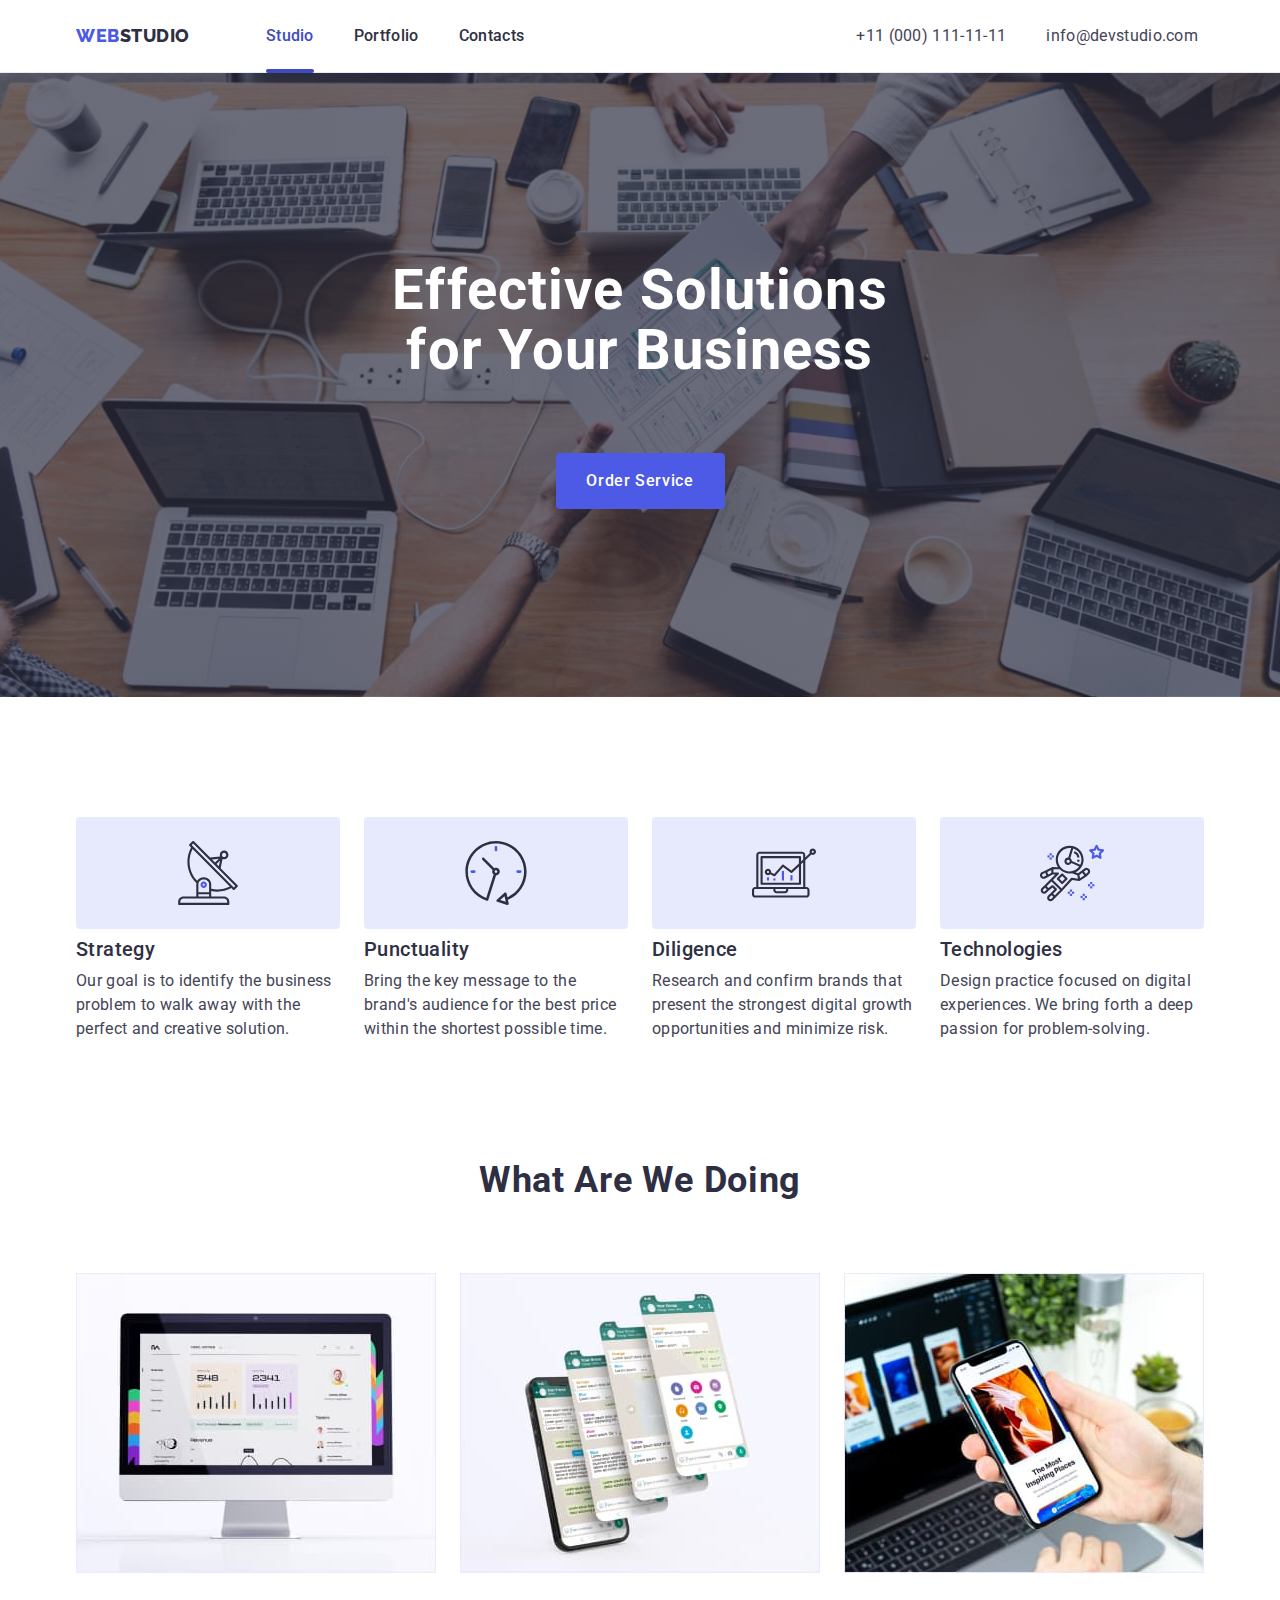
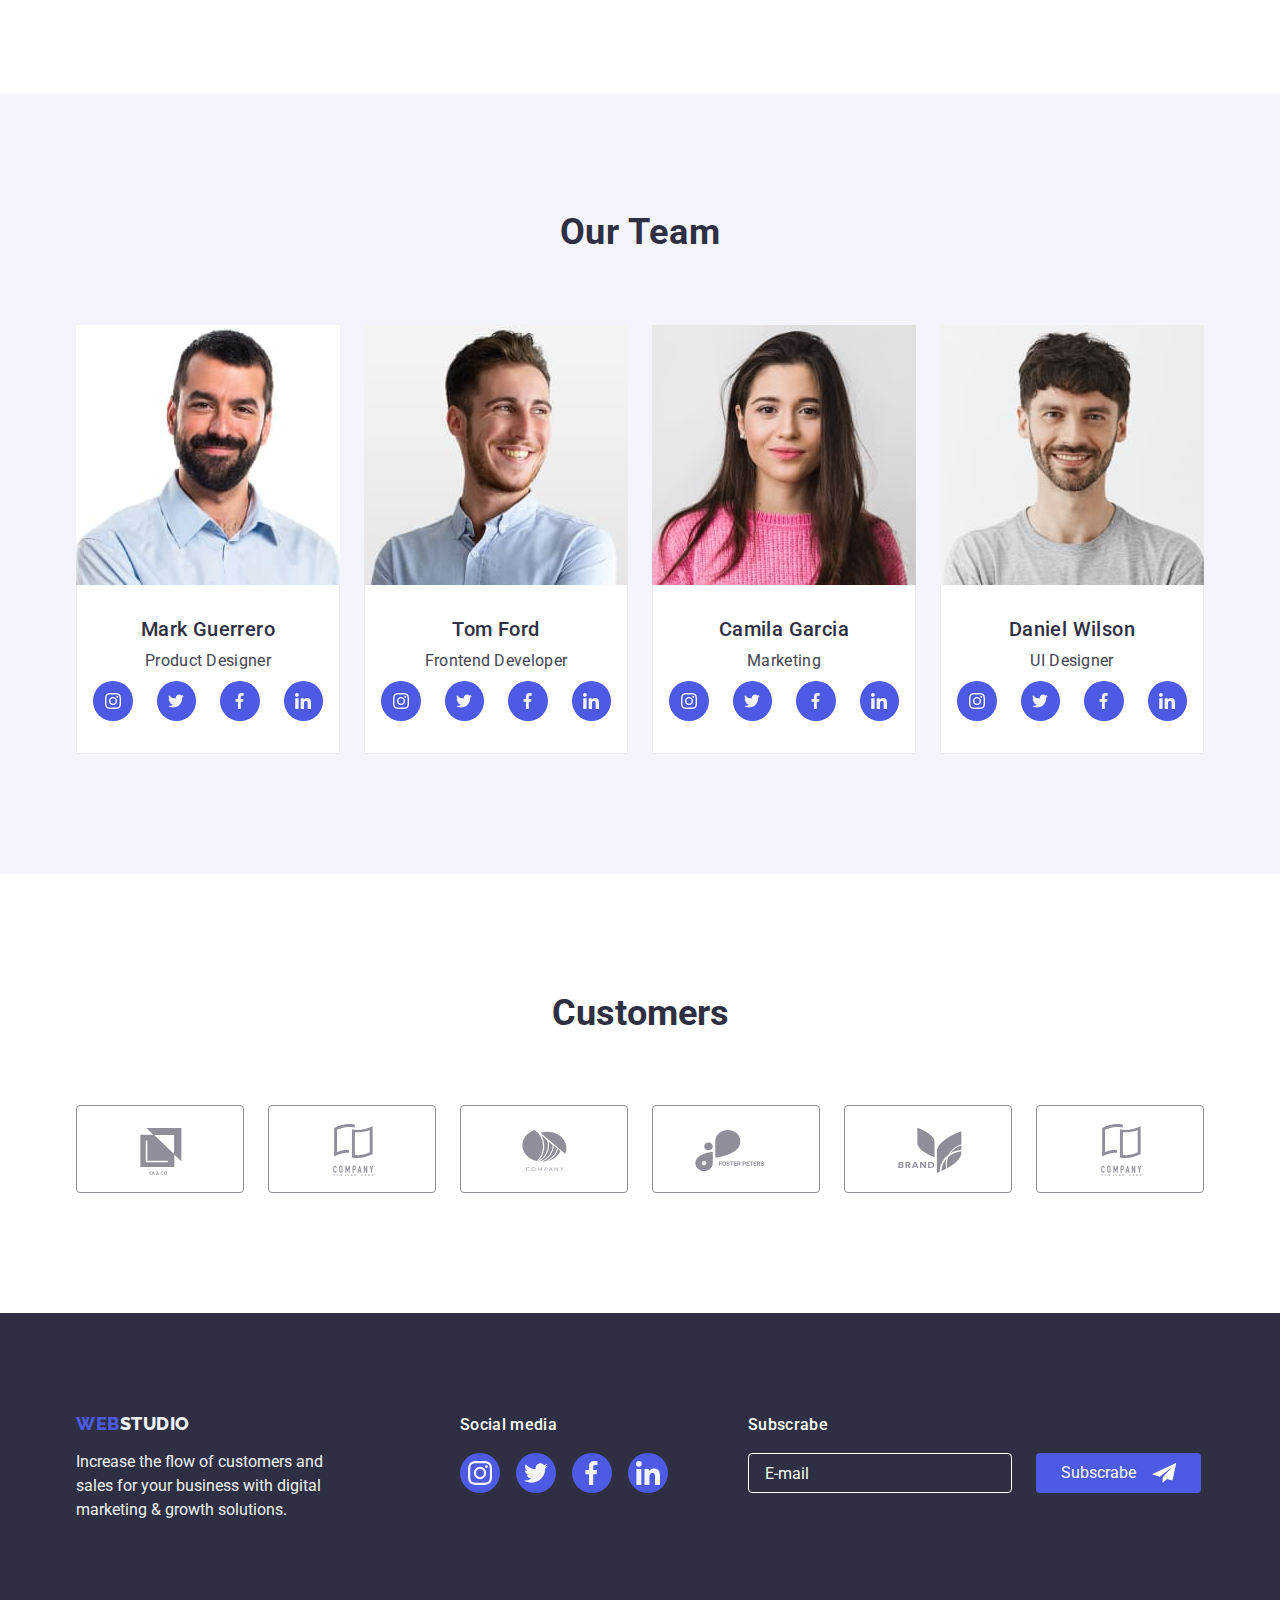
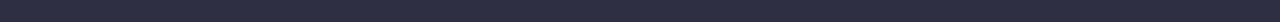
<file: index.html>
<!DOCTYPE html>
<html lang="en">
  <head>
    <meta charset="UTF-8" />
    <meta http-equiv="X-UA-Compatible" content="IE=edge" />
    <meta name="viewport" content="width=device-width, initial-scale=1.0" />
    <title>WebStudio</title>
    <link rel="preconnect" href="https://fonts.googleapis.com" />
    <link rel="preconnect" href="https://fonts.gstatic.com" crossorigin />
    <link
      href="https://fonts.googleapis.com/css2?family=Raleway:wght@800&family=Roboto:wght@400;500;700;900&display=swap"
      rel="stylesheet"
    />
    <link
      rel="stylesheet"
      href="https://cdnjs.cloudflare.com/ajax/libs/modern-normalize/1.0.0/modern-normalize.min.css"
    />
    <link rel="stylesheet" href="./css/styles.css" />
  </head>
  <body>
    <!-- header -->
    <header class="page-header">
      <div class="container">
        <div class="menu-container">
          <a class="header-logo link" href="./index.html"
            >Web<span class="header-web-logo">Studio</span></a
          >
          <nav class="page-nav">
            <button
              class="menu-toggle js-open-menu"
              aria-expanded="false"
              type="button" 
            >
              <svg width="32px" height="32px" aria-label="Mobile menu switch">
                <use
                  class="icon-menu"
                  href="./images/icons.svg#icon-menu"
                ></use>
              </svg>
            </button>
            <div class="menu js-menu-container" id="mobile-menu">
              <button class="menu-toggle js-close-menu" type="button">
                <svg width="24" height="24">
                  <use
                    class="icon-cross"
                    href="./images/icons.svg#icon-close-btn"
                  ></use>
                </svg>
              </button>
              <ul class="menu-list list">
                <li class="menu-item">
                  <a class="menu-link link current" href="./index.html"
                    >Studio</a
                  >
                </li>
                <li class="menu-item">
                  <a class="menu-link link" href="./portfolio.html"
                    >Portfolio</a
                  >
                </li>
                <li class="menu-item">
                  <a class="menu-link link" href="">Contacts</a>
                </li>
              </ul>
              <address class="address">
                <ul class="address-list list">
                  <li class="address-item">
                    <a class="contact link" href="tel:+110001111111"
                      >+11 (000) 111-11-11</a
                    >
                  </li>
                  <li class="address-item">
                    <a class="contact link" href="mailto:info@devstudio.com"
                      >info@devstudio.com</a
                    >
                  </li>
                </ul>
                <ul class="social-link-list list">
                  <li class="social-link-item item">
                    <a class="link" href="">
                      <svg class="social-link" width="16" height="16">
                        <use href="./images/icons.svg#icon-instagram"></use>
                      </svg>
                    </a>
                  </li>
                  <li class="social-link-item item">
                    <a class="link" href="">
                      <svg class="social-link" width="16" height="16">
                        <use href="./images/icons.svg#icon-twitter"></use>
                      </svg>
                    </a>
                  </li>
                  <li class="social-link-item item">
                    <a class="link" href="">
                      <svg class="social-link" width="16" height="16">
                        <use href="./images/icons.svg#icon-facebook"></use>
                      </svg>
                    </a>
                  </li>
                  <li class="social-link-item item">
                    <a class="link" href="">
                      <svg class="social-link" width="16" height="16">
                        <use href="./images/icons.svg#icon-linkedin"></use>
                      </svg>
                    </a>
                  </li>
                </ul>
              </address>
            </div>
          </nav>
        </div>
      </div>
    </header>
    <main>
      <!-- Hero -->
      <section class="hero centered">
        <div class="container">
          
            <h1 class="hero-title centered">
              Effective Solutions for Your Business
            </h1>
            <button
              class="hero-btn centered"
              aria-label="Order button"
              data-modal-open
              type="button"
            >
              Order Service
            
          </div>
        </div>
      </section>
      <!--Features -->
      <section class="section">
        <div class="container">
          <h2 class="features visually-hidden">Features</h2>
          <ul class="features-list list">
            <li class="features-item">
              <div class="icon-box">
                <svg class="features-icon" width="64" height="64">
                  <use href="./images/icons.svg#icon-antenna"></use>
                </svg>
              </div>
              <h3 class="features-name">Strategy</h3>
              <p class="features-text">
                Our goal is to identify the business problem to walk away with
                the perfect and creative solution.
              </p>
            </li>
            <li class="features-item">
              <div class="icon-box">
                <svg class="features-icon" width="64" height="64">
                  <use href="./images/icons.svg#icon-clock"></use>
                </svg>
              </div>
              <h3 class="features-name">Punctuality</h3>
              <p class="features-text">
                Bring the key message to the brand's audience for the best price
                within the shortest possible time.
              </p>
            </li>
            <li class="features-item">
              <div class="icon-box">
                <svg class="features-icon" width="64" height="64">
                  <use href="./images/icons.svg#icon-diagram"></use>
                </svg>
              </div>
              <h3 class="features-name">Diligence</h3>
              <p class="features-text">
                Research and confirm brands that present the strongest digital
                growth opportunities and minimize risk.
              </p>
            </li>
            <li class="features-item">
              <div class="icon-box">
                <svg class="features-icon" width="64" height="64">
                  <use href="./images/icons.svg#icon-astronaut"></use>
                </svg>
              </div>
              <h3 class="features-name">Technologies</h3>
              <p class="features-text">
                Design practice focused on digital experiences. We bring forth a
                deep passion for problem-solving.
              </p>
            </li>
          </ul>
        </div>
      </section>
      <!-- Work options -->
      <section class="work section">
        <div class="container">
          <h2 class="option-name">What are we doing</h2>
          <ul class="options-list list">
            <li class="option-item">
              <img
              srcset="./images/desctop-360.jpg 1x, ./images/desctop-720@2x.jpg 2x"
                src="./images/desctop-360.jpg"
                alt="Monitor"
                width="360"
                height="300"
              />
            </li>
            <li class="option-item">
              <img
              srcset="./images/programs-360.jpg 1x, ./images/programs-720@2x.jpg 2x"
                src="./images/programs-360.jpg"
                alt="Desctop"
                width="360"
                height="300"
              />
            </li>
            <li class="option-item">
              <img
              srcset="./images/phone-360.jpg 1x, ./images/phone-720@2x.jpg 2x"
                src="./images/phone-360.jpg"
                alt="Phone"
                width="360"
                height="300"
              />
            </li>
          </ul>
        </div>
      </section>
      <!-- Team -->
      <section class="team section">
        <div class="container">
          <h2 class="team-title">Our Team</h2>
          <ul class="team-list list">
            <li class="team-item">
              <img
                srcset="
                  ./images/team/mark-264.jpg 1x,
                  ./images/team/mark-528.jpg 2x
                "
                src="./images/team/mark-264.jpg"
                alt="Photo Mark Guerrero"
                width="264"
                height="260"
              />
              <div class="info">
                <h3 class="surename">Mark Guerrero</h3>
                <p class="team-text">Product Designer</p>
                <ul class="social-link-list list">
                  <li class="social-link-item item">
                    <a class="link" href="">
                      <svg class="social-link" width="16" height="16">
                        <use href="./images/icons.svg#icon-instagram"></use>
                      </svg>
                    </a>
                  </li>
                  <li class="social-link-item item">
                    <a class="link" href="">
                      <svg class="social-link" width="16" height="16">
                        <use href="./images/icons.svg#icon-twitter"></use>
                      </svg>
                    </a>
                  </li>
                  <li class="social-link-item item">
                    <a class="link" href="">
                      <svg class="social-link" width="16" height="16">
                        <use href="./images/icons.svg#icon-facebook"></use>
                      </svg>
                    </a>
                  </li>
                  <li class="social-link-item item">
                    <a class="link" href="">
                      <svg class="social-link" width="16" height="16">
                        <use href="./images/icons.svg#icon-linkedin"></use>
                      </svg>
                    </a>
                  </li>
                </ul>
              </div>
            </li>
            <li class="team-item">
              <img
                srcset="
                  ./images/team/tom-264.jpg 1x,
                  ./images/team/tom-528.jpg 2x
                "
                src="./images/team/tom-264.jpg"
                alt="Photo Tom Ford"
                width="264"
                height="260"
              />

              <div class="info">
                <h3 class="surename">Tom Ford</h3>
                <p class="team-text">Frontend Developer</p>
                <ul class="social-link-list list">
                  <li class="social-link-item item">
                    <a class="link" href="">
                      <svg class="social-link" width="16" height="16">
                        <use href="./images/icons.svg#icon-instagram"></use>
                      </svg>
                    </a>
                  </li>
                  <li class="social-link-item item">
                    <a class="link" href="">
                      <svg class="social-link" width="16" height="16">
                        <use href="./images/icons.svg#icon-twitter"></use>
                      </svg>
                    </a>
                  </li>
                  <li class="social-link-item item">
                    <a class="link" href="">
                      <svg class="social-link" width="16" height="16">
                        <use href="./images/icons.svg#icon-facebook"></use>
                      </svg>
                    </a>
                  </li>
                  <li class="social-link-item item">
                    <a class="link" href="">
                      <svg class="social-link" width="16" height="16">
                        <use href="./images/icons.svg#icon-linkedin"></use>
                      </svg>
                    </a>
                  </li>
                </ul>
              </div>
            </li>
            <li class="team-item">
              <img
                srcset="
                  ./images/team/camila-264.jpg 1x,
                  ./images/team/camila-528.jpg 2x
                "
                src="./images/team/camila-264.jpg"
                alt="Photo Camila Garcia"
                width="264"
                height="260"
              />

              <div class="info">
                <h3 class="surename">Camila Garcia</h3>
                <p class="team-text">Marketing</p>
                <ul class="social-link-list list">
                  <li class="social-link-item item">
                    <a class="link" href="">
                      <svg class="social-link" width="16" height="16">
                        <use href="./images/icons.svg#icon-instagram"></use>
                      </svg>
                    </a>
                  </li>
                  <li class="social-link-item item">
                    <a class="link" href="">
                      <svg class="social-link" width="16" height="16">
                        <use href="./images/icons.svg#icon-twitter"></use>
                      </svg>
                    </a>
                  </li>
                  <li class="social-link-item item">
                    <a class="link" href="">
                      <svg class="social-link" width="16" height="16">
                        <use href="./images/icons.svg#icon-facebook"></use>
                      </svg>
                    </a>
                  </li>
                  <li class="social-link-item item">
                    <a class="link" href="">
                      <svg class="social-link" width="16" height="16">
                        <use href="./images/icons.svg#icon-linkedin"></use>
                      </svg>
                    </a>
                  </li>
                </ul>
              </div>
            </li>
            <li class="team-item">
              <img
                srcset="
                  ./images/team/deniel-264.jpg 1x,
                  ./images/team/deniel-528.jpg 2x
                "
                src="./images/team/deniel-264.jpg"
                alt="Photo Daniel Wilson"
                width="264"
                height="260"
              />

              <div class="info">
                <h3 class="surename">Daniel Wilson</h3>
                <p class="team-text">UI Designer</p>
                <ul class="social-link-list list">
                  <li class="social-link-item item">
                    <a class="link" href="">
                      <svg class="social-link" width="16" height="16">
                        <use href="./images/icons.svg#icon-instagram"></use>
                      </svg>
                    </a>
                  </li>
                  <li class="social-link-item item">
                    <a class="link" href="">
                      <svg class="social-link" width="16" height="16">
                        <use href="./images/icons.svg#icon-twitter"></use>
                      </svg>
                    </a>
                  </li>
                  <li class="social-link-item item">
                    <a class="link" href="">
                      <svg class="social-link" width="16" height="16">
                        <use href="./images/icons.svg#icon-facebook"></use>
                      </svg>
                    </a>
                  </li>
                  <li class="social-link-item item">
                    <a class="link" href="">
                      <svg class="social-link" width="16" height="16">
                        <use href="./images/icons.svg#icon-linkedin"></use>
                      </svg>
                    </a>
                  </li>
                </ul>
              </div>
            </li>
          </ul>
        </div>
      </section>
      <!-- Customers -->
      <section class="customers section">
        <div class="container">
          <h2 class="customers-title">Customers</h2>
          <ul class="customers-list list">
            <li class="customers-item item">
              <a class="customers-link link" href="">
                <svg class="customers-icon" width="104" height="56">
                  <use href="./images/icons.svg#icon-ya-co"></use>
                </svg>
              </a>
            </li>
            <li class="customers-item item">
              <a class="customers-link link" href="">
                <svg class="customers-icon" width="104" height="56">
                  <use href="./images/icons.svg#icon-company-tagline"></use>
                </svg>
              </a>
            </li>
            <li class="customers-item item">
              <a class="customers-link link" href="">
                <svg class="customers-icon" width="104" height="56">
                  <use href="./images/icons.svg#icon-company"></use>
                </svg>
              </a>
            </li>
            <li class="customers-item item">
              <a class="customers-link link" href="">
                <svg class="customers-icon" width="104" height="56">
                  <use href="./images/icons.svg#icon-foster-peters"></use>
                </svg>
              </a>
            </li>
            <li class="customers-item item">
              <a class="customers-link link" href="">
                <svg class="customers-icon" width="104" height="56">
                  <use href="./images/icons.svg#icon-brand"></use>
                </svg>
              </a>
            </li>
            <li class="customers-item item">
              <a class="customers-link link" href="">
                <svg class="customers-icon" width="104" height="56">
                  <use href="./images/icons.svg#icon-company-tagline"></use>
                </svg>
              </a>
            </li>
          </ul>
        </div>
      </section>
    </main>
    <!-- Footer -->
    <footer class="footer">
      <div class="container">
        <div class="footer-box">
          <a href="./index.html" class="footer-logo link"
            >Web<span class="footer-web-logo">Studio</span></a
          >
          <p class="footer-text">
            Increase the flow of customers and sales for your business with
            digital marketing & growth solutions.
          </p>
        </div>
        <div class="social-media">
          <p class="social-media-text">Social media</p>
          <ul class="social-link-list footer-link list">
            <li class="social-link-item footer-link-item item">
              <a class="link" href="">
                <svg class="social-link" width="24" height="24">
                  <use href="./images/icons.svg#icon-instagram"></use>
                </svg>
              </a>
            </li>
            <li class="social-link-item footer-link-item item">
              <a class="link" href="">
                <svg class="social-link" width="24" height="24">
                  <use href="./images/icons.svg#icon-twitter"></use>
                </svg>
              </a>
            </li>
            <li class="social-link-item footer-link-item item">
              <a class="link" href="">
                <svg class="social-link" width="24" height="24">
                  <use href="./images/icons.svg#icon-facebook"></use>
                </svg>
              </a>
            </li>
            <li class="social-link-item footer-link-item item">
              <a class="link" href="">
                <svg class="social-link" width="24" height="24">
                  <use href="./images/icons.svg#icon-linkedin"></use>
                </svg>
              </a>
            </li>
          </ul>
        </div>
        <div class="subscrabe">
          <p class="subscrabe-text">Subscrabe</p>
          <form autocomplete="off">
            <input
              class="footer-input"
              type="email"
              name="mail"
              placeholder="E-mail"
            />
            <button class="subscrabe-btn" type="button">
              Subscrabe
              <svg class="subscrabe-icon" width="24" height="24">
                <use href="./images/icons.svg#icon-telegram"></use>
              </svg>
            </button>
          </form>
        </div>
      </div>
    </footer>

    <!-- Backdrop -->
    <div class="backdrop is-hidden" data-modal>
      <div class="modal">
        <button class="menu-toggle" data-modal-close type="button">
          <svg class="close-btn" width="24" height="24">
            <use href="./images/icons.svg#icon-close-btn"></use>
          </svg>
        </button>
        <p class="modal-text">Leave your contacts and we will call you back</p>

        <form class="application" autocomplete="off">
          <div class="application-field name">
            <input
              type="text"
              class=" "
              id="name"
              name="name"
              placeholder=" "
            />
            <label class="application-lable" for="name">Name</label>
            <svg class="input-icon" width="12" height="12">
              <use href="./images/icons.svg#icon-person"></use>
            </svg>
          </div>

          <div class="application-field tel">
            <input
              type="tel"
              class="application-input"
              id="tel"
              name="tel"
              placeholder=" "
            />
            <label class="application-lable" for="tel">Phone</label>
            <svg class="input-icon" width="12" height="12">
              <use href="./images/icons.svg#icon-telephone"></use>
            </svg>
          </div>

          <div class="application-field email">
            <input
              type="email"
              class="application-input"
              id="email"
              name="email"
              placeholder=" "
            />
            <label class="application-lable" for="email">E-mail</label>
            <svg class="input-icon" width="12" height="12">
              <use href="./images/icons.svg#icon-letter"></use>
            </svg>
          </div>

          <div class="application-field textarea">
            <textarea
              class="application-input"
              name="comment"
              id="comment"
              rows="10"
              placeholder=" "
              style="resize: none"
            ></textarea>
            <label class="application-lable-comment" for="comment"
              >Comment</label
            >
          </div>

          <div class="application-field policity">
            <label class="application-policity">
              <input
                class="checkbox-policity hidden"
                type="checkbox"
                name="policity"
                value="check"
              />
              <span class="check-icon"></span>
              I accept the terms and conditions of the
              <a class="policity-link" href="">Privacy Policy</a>
            </label>
          </div>
          <button class="application-btn centered" type="button">Send</button>
        </form>
      </div>
    </div>
    <script src="./js/modal.js"></script>
    <script src="./js/mobile-menu.js"></script>
  </body>
</html>
</file>
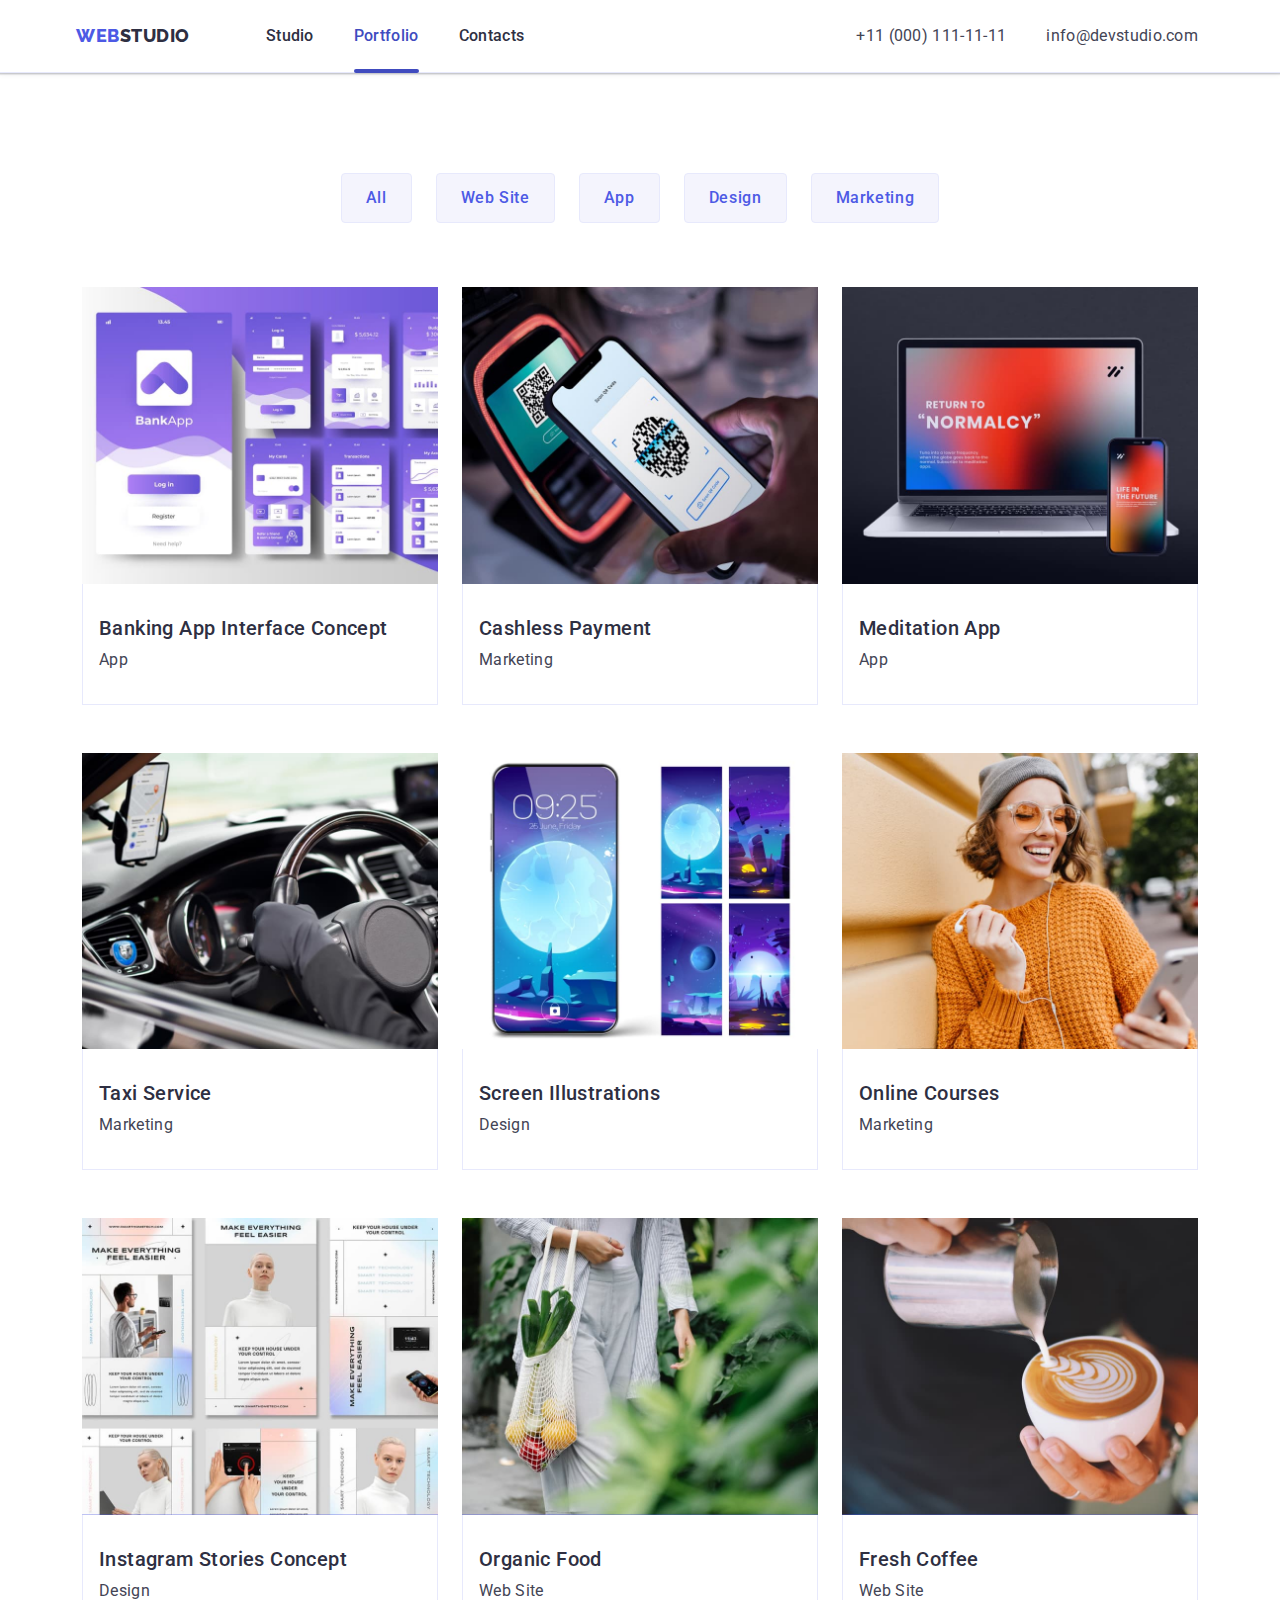
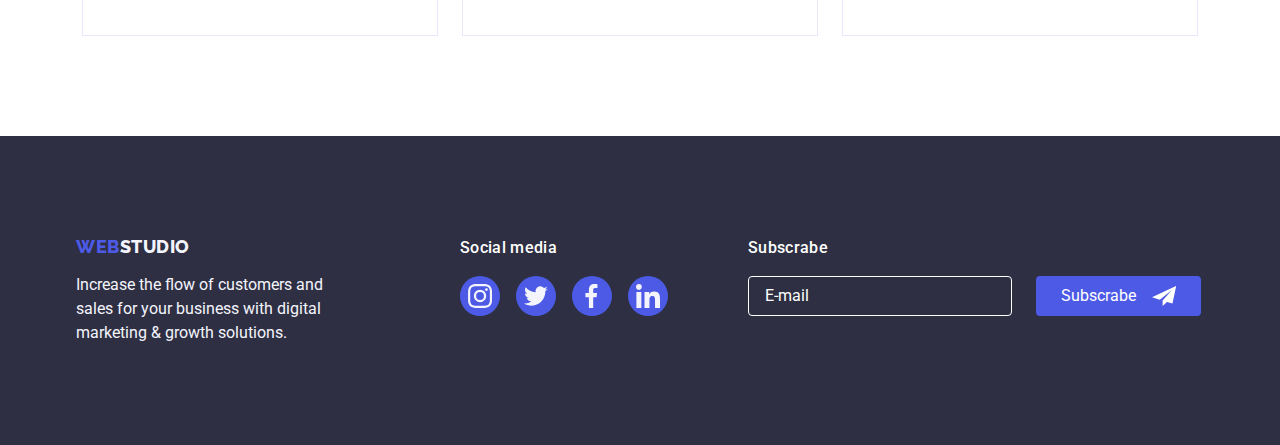
<file: portfolio.html>
<!DOCTYPE html>
<html lang="en">
  <head>
    <meta charset="UTF-8" />
    <meta http-equiv="X-UA-Compatible" content="IE=edge" />
    <meta name="viewport" content="width=device-width, initial-scale=1.0" />
    <title>Portfolio</title>
    <link rel="preconnect" href="https://fonts.googleapis.com" />
    <link rel="preconnect" href="https://fonts.gstatic.com" crossorigin />
    <link
      href="https://fonts.googleapis.com/css2?family=Raleway:wght@800&family=Roboto:wght@400;500;700;900&display=swap"
      rel="stylesheet"
    />
    <link
      rel="stylesheet"
      href="https://cdnjs.cloudflare.com/ajax/libs/modern-normalize/1.0.0/modern-normalize.min.css"
    />
    <link rel="stylesheet" href="./css/styles.css" />
  </head>
  <body>
    <!-- header -->
    <header class="page-header">
      <div class="container">
        <div class="menu-container">
          <a class="header-logo link" href="./index.html"
            >Web<span class="header-web-logo">Studio</span></a
          >
          <nav class="page-nav">
            <button
              class="menu-toggle js-open-menu"
              aria-expanded="false"
              type="button"
            >
              <svg width="32px" height="32px" aria-label="Mobile menu switch">
                <use
                  class="icon-menu"
                  href="./images/icons.svg#icon-menu"
                ></use>
              </svg>
            </button>
            <div class="menu js-menu-container" id="mobile-menu">
              <button class="menu-toggle js-close-menu" type="button">
                <svg width="24" height="24">
                  <use
                    class="icon-cross"
                    href="./images/icons.svg#icon-close-btn"
                  ></use>
                </svg>
              </button>
              <ul class="menu-list list">
                <li class="menu-item">
                  <a class="menu-link link" href="./index.html">Studio</a>
                </li>
                <li class="menu-item">
                  <a class="menu-link link current" href="./portfolio.html"
                    >Portfolio</a
                  >
                </li>
                <li class="menu-item">
                  <a class="menu-link link" href="">Contacts</a>
                </li>
              </ul>
              <address class="address">
                <ul class="address-list list">
                  <li class="address-item">
                    <a class="contact link" href="tel:+110001111111"
                      >+11 (000) 111-11-11</a
                    >
                  </li>
                  <li class="address-item">
                    <a class="contact link" href="mailto:info@devstudio.com"
                      >info@devstudio.com</a
                    >
                  </li>
                </ul>
                <ul class="social-link-list list">
                  <li class="social-link-item item">
                    <a class="link" href="">
                      <svg class="social-link" width="16" height="16">
                        <use href="./images/icons.svg#icon-instagram"></use>
                      </svg>
                    </a>
                  </li>
                  <li class="social-link-item item">
                    <a class="link" href="">
                      <svg class="social-link" width="16" height="16">
                        <use href="./images/icons.svg#icon-twitter"></use>
                      </svg>
                    </a>
                  </li>
                  <li class="social-link-item item">
                    <a class="link" href="">
                      <svg class="social-link" width="16" height="16">
                        <use href="./images/icons.svg#icon-facebook"></use>
                      </svg>
                    </a>
                  </li>
                  <li class="social-link-item item">
                    <a class="link" href="">
                      <svg class="social-link" width="16" height="16">
                        <use href="./images/icons.svg#icon-linkedin"></use>
                      </svg>
                    </a>
                  </li>
                </ul>
              </address>
            </div>
          </nav>
        </div>
      </div>
    </header>
    <main>
      <!--Filters -->
      <section class="filters section">
        <div class="container">
          <h1 class="visually-hidden">Filters</h1>
          <ul class="btn-filters-list list">
            <li class="btn-filters-item">
              <button class="filters-btn" type="button">All</button>
            </li>
            <li class="btn-filters-item">
              <button class="filters-btn" type="button">Web Site</button>
            </li>
            <li class="btn-filters-item">
              <button class="filters-btn" type="button">App</button>
            </li>
            <li class="btn-filters-item">
              <button class="filters-btn" type="button">Design</button>
            </li>
            <li class="btn-filters-item">
              <button class="filters-btn" type="button">Marketing</button>
            </li>
          </ul>
          <ul class="filters-list list">
            <li class="filters-item">
              <a class="link" href="">
                <div class="box-img">
                  <img
                    class="filters-img"
                    srcset="
                      ./images/portfolio-img/banking-app-360.jpg    360w,
                      ./images/portfolio-img/banking-app-720@2x.jpg 720w
                    "
                    src="./images/portfolio-img/banking-app-360.jpg"
                    alt="Banking App"
                    max-width="360"
                    height="300"
                    sizes="(min-width: 768px) 50vw, (min-width: 1158px) 33vw"
                  />
                  <div class="overflow-box">
                    <p class="overflow-text">
                      14 Stylish and User-Friendly App Design Concepts · Task
                      Manager App · Calorie Tracker App · Exotic Fruit Ecommerce
                      App · Cloud Storage App
                    </p>
                  </div>
                </div>
                <div class="info">
                  <h2 class="filters-text">Banking App Interface Concept</h2>
                  <p class="filters-name">App</p>
                </div>
              </a>
            </li>
            <li class="filters-item">
              <a class="link" href="">
                <div class="box-img">
                  <img
                    class="filters-img"
                    srcset="
                      ./images/portfolio-img/cashless-payment-360.jpg    360w,
                      ./images/portfolio-img/cashless-payment-720@2x.jpg 720w
                    "
                    src="./images/portfolio-img/cashless-payment-360.jpg"
                    alt="Cashless Payment"
                    width="360"
                    height="300"
                    sizes="(min-width: 768px) 50vw, (min-width: 1158px) 33vw"
                  />
                  <div class="overflow-box">
                    <p class="overflow-text">
                      14 Stylish and User-Friendly App Design Concepts · Task
                      Manager App · Calorie Tracker App · Exotic Fruit Ecommerce
                      App · Cloud Storage App
                    </p>
                  </div>
                </div>

                <div class="info">
                  <h2 class="filters-text">Cashless Payment</h2>
                  <p class="filters-name">Marketing</p>
                </div>
              </a>
            </li>
            <li class="filters-item">
              <a class="link" href="">
                <div class="box-img">
                  <img
                    class="filters-img"
                    srcset="
                      ./images/portfolio-img/meditation-app-360.jpg    360w,
                      ./images/portfolio-img/meditation-app-720@2x.jpg 720w
                    "
                    src="./images/portfolio-img/meditation-app-360.jpg"
                    alt="Meditation App"
                    width="360"
                    height="300"
                    sizes="(min-width: 768px) 50vw, (min-width: 1158px) 33vw"
                  />
                  <div class="overflow-box">
                    <p class="overflow-text">
                      14 Stylish and User-Friendly App Design Concepts · Task
                      Manager App · Calorie Tracker App · Exotic Fruit Ecommerce
                      App · Cloud Storage App
                    </p>
                  </div>
                </div>

                <div class="info">
                  <h2 class="filters-text">Meditation App</h2>
                  <p class="filters-name">App</p>
                </div>
              </a>
            </li>
            <li class="filters-item">
              <a class="link" href="">
                <div class="box-img">
                  <img
                    class="filters-img"
                    srcset="
                      ./images/portfolio-img/taxi-service-360.jpg    360w,
                      ./images/portfolio-img/taxi-service-720@2x.jpg 720w
                    "
                    src="./images/portfolio-img/taxi-service.jpg"
                    alt="Taxi Service"
                    width="360"
                    height="300"
                    sizes="(min-width: 768px) 50vw, (min-width: 1158px) 33vw"
                  />
                  <div class="overflow-box">
                    <p class="overflow-text">
                      14 Stylish and User-Friendly App Design Concepts · Task
                      Manager App · Calorie Tracker App · Exotic Fruit Ecommerce
                      App · Cloud Storage App
                    </p>
                  </div>
                </div>

                <div class="info">
                  <h2 class="filters-text">Taxi Service</h2>
                  <p class="filters-name">Marketing</p>
                </div>
              </a>
            </li>
            <li class="filters-item">
              <a class="link" href="">
                <div class="box-img">
                  <img
                    class="filters-img"
                    srcset="
                      ./images/portfolio-img/screen-illustrations-360.jpg    360w,
                      ./images/portfolio-img/screen-illustrations-720@2x.jpg 720w
                    "
                    src="./images/portfolio-img/screen-illustrations-360.jpg"
                    alt="Screen Illustrations"
                    width="360"
                    height="300"
                    sizes="(min-width: 768px) 50vw, (min-width: 1158px) 33vw"
                  />
                  <div class="overflow-box">
                    <p class="overflow-text">
                      14 Stylish and User-Friendly App Design Concepts · Task
                      Manager App · Calorie Tracker App · Exotic Fruit Ecommerce
                      App · Cloud Storage App
                    </p>
                  </div>
                </div>

                <div class="info">
                  <h2 class="filters-text">Screen Illustrations</h2>
                  <p class="filters-name">Design</p>
                </div>
              </a>
            </li>
            <li class="filters-item">
              <a class="link" href="">
                <div class="box-img">
                  <img
                    class="filters-img"
                    srcset="
                      ./images/portfolio-img/online-courses-360.jpg    360w,
                      ./images/portfolio-img/online-courses-720@2x.jpg 720w
                    "
                    src="./images/portfolio-img/online-courses-360.jpg"
                    alt="Online Courses"
                    width="360"
                    height="300"
                    sizes="(min-width: 768px) 50vw, (min-width: 1158px) 33vw"
                  />
                  <div class="overflow-box">
                    <p class="overflow-text">
                      14 Stylish and User-Friendly App Design Concepts · Task
                      Manager App · Calorie Tracker App · Exotic Fruit Ecommerce
                      App · Cloud Storage App
                    </p>
                  </div>
                </div>

                <div class="info">
                  <h2 class="filters-text">Online Courses</h2>
                  <p class="filters-name">Marketing</p>
                </div>
              </a>
            </li>
            <li class="filters-item">
              <a class="link" href="">
                <div class="box-img">
                  <img
                    class="filters-img"
                    srcset="
                      ./images/portfolio-img/instagram-stories-360.jpg    360w,
                      ./images/portfolio-img/instagram-stories-720@2x.jpg 720w
                    "
                    src="./images/portfolio-img/instagram-stories.jpg"
                    alt="Instagram Stories"
                    width="360"
                    height="300"
                    sizes="(min-width: 768px) 50vw, (min-width: 1158px) 33vw"
                  />
                  <div class="overflow-box">
                    <p class="overflow-text">
                      14 Stylish and User-Friendly App Design Concepts · Task
                      Manager App · Calorie Tracker App · Exotic Fruit Ecommerce
                      App · Cloud Storage App
                    </p>
                  </div>
                </div>

                <div class="info">
                  <h2 class="filters-text">Instagram Stories Concept</h2>
                  <p class="filters-name">Design</p>
                </div>
              </a>
            </li>
            <li class="filters-item">
              <a class="link" href="">
                <div class="box-img">
                  <img
                    class="filters-img"
                    srcset="
                      ./images/portfolio-img/organic-food-360.jpg    360w,
                      ./images/portfolio-img/organic-food-720@2x.jpg 720w
                    "
                    src="./images/portfolio-img/organic-food.jpg"
                    alt="Organic Food"
                    width="360"
                    height="300"
                    sizes="(min-width: 768px) 50vw, (min-width: 1158px) 33vw"
                  />
                  <div class="overflow-box">
                    <p class="overflow-text">
                      14 Stylish and User-Friendly App Design Concepts · Task
                      Manager App · Calorie Tracker App · Exotic Fruit Ecommerce
                      App · Cloud Storage App
                    </p>
                  </div>
                </div>

                <div class="info">
                  <h2 class="filters-text">Organic Food</h2>
                  <p class="filters-name">Web Site</p>
                </div>
              </a>
            </li>
            <li class="filters-item">
              <a class="link" href="">
                <div class="box-img">
                  <img
                    class="filters-img"
                    srcset="
                      ./images/portfolio-img/fresh-coffee-360.jpg    360w,
                      ./images/portfolio-img/fresh-coffee-720@2x.jpg 720w
                    "
                    src="./images/portfolio-img/fresh-coffee.jpg"
                    alt="Coffee"
                    width="360"
                    height="300"
                    sizes="(min-width: 768px) 50vw, (min-width: 1158px) 33vw"
                  />
                  <div class="overflow-box">
                    <p class="overflow-text">
                      14 Stylish and User-Friendly App Design Concepts · Task
                      Manager App · Calorie Tracker App · Exotic Fruit Ecommerce
                      App · Cloud Storage App
                    </p>
                  </div>
                </div>

                <div class="info">
                  <h2 class="filters-text">Fresh Coffee</h2>
                  <p class="filters-name">Web Site</p>
                </div>
              </a>
            </li>
          </ul>
        </div>
      </section>
    </main>
    <!-- footer -->
    <footer class="footer">
      <div class="container">
        <div class="footer-box">
          <a href="./index.html" class="footer-logo link"
            >Web<span class="footer-web-logo">Studio</span></a
          >
          <p class="footer-text">
            Increase the flow of customers and sales for your business with
            digital marketing & growth solutions.
          </p>
        </div>
        <div class="social-media">
          <p class="social-media-text">Social media</p>
          <ul class="social-link-list footer-link list">
            <li class="social-link-item footer-link-item item">
              <a class="link" href="">
                <svg class="social-link" width="24" height="24">
                  <use href="./images/icons.svg#icon-instagram"></use>
                </svg>
              </a>
            </li>
            <li class="social-link-item footer-link-item item">
              <a class="link" href="">
                <svg class="social-link" width="24" height="24">
                  <use href="./images/icons.svg#icon-twitter"></use>
                </svg>
              </a>
            </li>
            <li class="social-link-item footer-link-item item">
              <a class="link" href="">
                <svg class="social-link" width="24" height="24">
                  <use href="./images/icons.svg#icon-facebook"></use>
                </svg>
              </a>
            </li>
            <li class="social-link-item footer-link-item item">
              <a class="link" href="">
                <svg class="social-link" width="24" height="24">
                  <use href="./images/icons.svg#icon-linkedin"></use>
                </svg>
              </a>
            </li>
          </ul>
        </div>
        <div class="subscrabe">
          <p class="subscrabe-text">Subscrabe</p>
          <form autocomplete="off">
            <input
              class="footer-input"
              type="email"
              name="mail"
              placeholder="E-mail"
            />
            <button class="subscrabe-btn" type="button">
              Subscrabe
              <svg class="subscrabe-icon" width="24" height="24">
                <use href="./images/icons.svg#icon-telegram"></use>
              </svg>
            </button>
          </form>
        </div>
      </div>
    </footer>

    <script src="./js/mobile-menu.js"></script>
  </body>
</html>
</file>
<file: css/styles.css>
html {
    box-sizing: border-box;
}

*,
*::before,
*::after {
    box-sizing: inherit;
}

:root {
    /* colors */
    --primary-brand-clr: #4D5AE5;
    --primary-focus-hover-clr: #404BBF;
    --primary-bg-clr: #2E2F42B2;
    --primary-inverted-bg-clr: #FFFFFF;
    --success-clr: #31D0AA;
    --primary-text-clr: #434455;
    --primary-inverted-text-clr: #FFFFFF;
    --secondary--inverted-text-clr: #F4F4FD;
    --subtle-text-clr: #8E8F99;
    --accent-clr: #E7E9FC;
    --primary-dark-clr: #2E2F42B2;
    /* sublate background */
    --lingt-bg-clr: #F4F4FD;
    /* light background */
    --modal-overlay-clr: #2E2F4266;
    --modal-bg-clr: #FCFCFC;
    --primary-text-dark-clr: #2E2F42;
    --footer-bg-clr: #2E2F42;
    /* fonts */
    --primary-font-size: 16px;
    --primary-line-height: 1.5;
    --primary-border-radius: 4px;
    --transition: 250ms cubic-bezier(0.4, 0, 0.2, 1);
}

body {
    margin: 0;

    font-family: 'Roboto', sans-serif;
    font-style: normal;

    color: #434455;
    background-color: var(--primary-inverted-bg-clr);
}

h1,
h2,
h3,
h4,
h5,
h6,
p {
    margin: 0;
}

img {
    display: block;
    max-width: 100%;
    height: auto;
}

/* =====================   Utility  =================== */

.list {
    margin: 0;
    padding: 0;

    list-style: none;
}

.link {
    text-decoration: none;
}

.link:hover,
.link:focus {
    color: var(--primary-focus-hover-clr);
}

.container {
    margin-left: auto;
    margin-right: auto;
    padding-left: 15px;
    padding-right: 15px;
}

@media screen and (min-width: 428px){
    .container{
        max-width: 428px;
    }
}

@media screen and (min-width: 768px) {
    .container {
        max-width: 768px;
    }
}

@media screen and (min-width: 1158px) {
    .container {
        max-width: 1158px;
    }
}

.section {
    padding-bottom: 120px;
    padding-top: 120px;
}

@media screen and (max-width: 1157px) {
    .section {
        padding-top: 96px;
        padding-bottom: 96px;
    }
}

.centered {
    margin-left: auto;
    margin-right: auto;
}

.visually-hidden {
    position: absolute;
    width: 1px;
    height: 1px;
    margin: -1px;
    border: 0;
    padding: 0;
    white-space: nowrap;
    clip-path: inset(100%);
    clip: rect(0 0 0 0);
    overflow: hidden;
}

.social-link-item>.link {
    fill: var(--primary-brand-clr);
    background-color: var(--primary-brand-clr);

    transition: background-color var(--transition);
}

.social-link-item>.link:hover,
.social-link-item>.link:focus {
    fill: currentColor;
    background-color: var(--primary-focus-hover-clr);
}

.social-link-item>.link>.social-link {
    color: inherit;
}




/* ==========================   Header   ========================= */
.page-header {
    border-bottom: 1px solid var(--accent-clr);
    box-shadow: 0px 2px 1px rgba(46, 47, 66, 0.08),
        0px 1px 1px rgba(46, 47, 66, 0.16),
        0px 1px 6px rgba(46, 47, 66, 0.08);
}

.menu-container {
    position: relative;
    display: flex;
    align-items: center;
}

.header-logo {
    display: block;

    font-family: 'Raleway', sans-serif;
    font-weight: 800;
    font-size: 18px;
    line-height: 1.17;
    color: var(--primary-brand-clr);
    text-transform: uppercase;
    letter-spacing: 0.03em;
}

.header-web-logo {
    color: var(--primary-text-dark-clr);
}

.menu-toggle {
    position: absolute;
    top: 24px;
    right: 24px;
    display: flex;
    align-items: center;
    justify-content: center;

    margin: 0;
    padding: 0;
    background-color: transparent;
    cursor: pointer;
    border: none;
    border-radius: 50%;
    outline: none;

    fill: var(--lingt-bg-clr);

    transition: fill var(--transition),
        background-color var(--transition);
}

@media screen and (min-width: 768px){
    .page-nav .menu-toggle {
        display: none;
    }
}

.menu-toggle:hover,
.menu-toggle:focus {
    fill: var(--accent-clr);
}

.icon-menu{
    fill: #000;
}

.menu-item {
    position: relative;

    display: block;
}

.menu-link {
    color: var(--primary-text-dark-clr);

    transition: color var(--transition);
}

.menu.is-open .menu-list .menu-item .current{
    color: var(--primary-focus-hover-clr);
}

.menu-link:hover,
.menu-link:focus {
    color: var(--primary-focus-hover-clr);
}

.address {
    margin-left: auto;

    font-style: normal;
}

.contact {
    color: var(--primary-text-clr);
    font-family: 'Roboto';
    font-style: normal;
    font-weight: 400;
    font-size: 16px;
    line-height: 1.5;
    letter-spacing: 0.02em;

    transition: color var(--transition);
}

.contact:hover,
.contact:focus {
    color: var(--primary-focus-hover-clr);
}

.social-link-list {
    display: flex;
    justify-content: center;
    gap: 24px;
}

@media screen and (min-width: 468px) and (max-width: 767px){
    .address .social-link-list{
        gap: 56px;
    }
}

.social-link-item {
    width: 40px;
    height: 40px;
}

.social-link-item>.link {
    display: flex;
    width: 100%;
    height: 100%;
    border-radius: 50%;
    align-items: center;
    justify-content: center;
}



/* ============================   Footer   ============================= */

.footer {
    padding-top: 97px;
    padding-bottom: 96px;

    background-color: var(--footer-bg-clr);
}

.footer-logo {
    margin-left: auto;
    margin-right: auto;

    margin-bottom: 17px;

    font-family: 'Raleway', sans-serif;
    font-weight: 800;
    font-size: 18px;
    line-height: 1.17;
    letter-spacing: 0.03em;

    color: var(--primary-brand-clr);
    text-transform: uppercase;
}

.footer-web-logo {
    color: var(--secondary--inverted-text-clr);
}

.footer-text {
    width: 264px;

    font-family: 'Roboto';
    font-size: 16px;
    line-height: 1.5;

    color: var(--secondary--inverted-text-clr);
    background: var(--primary-text-dark-clr);
}

.social-media-text {
    margin-bottom: 16px;

    font-weight: 500;
    font-size: var(--primary-font-size);
    line-height: var(--primary-line-height);
    letter-spacing: 0.02em;

    color: var(--primary-inverted-text-clr);
}

.social-link-list.footer-link {
    gap: 16px;
}

.social-link-item.footer-link-item>.link:hover,
.social-link-item.footer-link-item>.link:focus {
    fill: var(--success-clr);
    background-color: var(--success-clr);
}

.subscrabe form {
    display: flex;
}

.subscrabe-text {
    margin-bottom: 16px;

    font-weight: 500;
    font-size: var(--primary-font-size);
    line-height: var(--primary-line-height);
    letter-spacing: 0.02em;

    color: var(--primary-inverted-text-clr);
}

.footer-input {
    width: 264px;
    height: 40px;

    padding: 8px 16px;
    margin-bottom: 16px;

    color: var(--primary-inverted-text-clr);
    border: 1px solid var(--primary-inverted-bg-clr);
    border-radius: 4px;

    background-color: var(--footer-bg-clr);
}

.footer-input::placeholder {
    color: var(--primary-inverted-text-clr);
}

.subscrabe-btn {
    display: flex;
    align-items: center;
    justify-content: center;

    margin-left: 24px;

    width: 165px;
    height: 40px;

    border: none;
    border-radius: var(--primary-border-radius);

    color: var(--primary-inverted-text-clr);
    background-color: var(--primary-brand-clr);

    transition: background-color var(--transition);
}

.subscrabe-btn:hover,
.subscrabe-btn:focus {
    background-color: var(--primary-focus-hover-clr);
}

.subscrabe-icon {
    margin-left: 16px;

    fill: var(--primary-inverted-bg-clr);
}

@media screen and (max-width: 767px) {
    .footer-box {
        display: flex;
        flex-direction: column;
    }

    .footer-text {
        margin-left: auto;
        margin-right: auto;
    }

    .social-media-text {
        text-align: center;
    }

    .subscrabe-text {
        text-align: center;
    }

    .subscrabe form {
        flex-direction: column;
    }

    .footer-input {
        width: 100%;
    }

    .subscrabe-btn {
        margin-left: auto;
        margin-right: auto;
    }
}

@media screen and (min-width: 768px) and (max-width: 1157px) {
    .footer .container {
        display: flex;
        flex-wrap: wrap;

        column-gap: 24px;
        row-gap: 72px;

        max-width: 550px;
    }

    .footer-text {
        margin-top: 17px;
    }
}





/* =============================   Hero   =========================== */

.hero {
    background-image: linear-gradient(rgba(46, 47, 66, 0.7), rgba(46, 47, 66, 0.7)),
        url('./../images/background-img/mobile/hero-428.jpg');
    background-repeat: no-repeat;
    background-position: center;
    background-size: cover;

    padding-top: 112px;
    padding-bottom: 112px;

    height: auto;
}

@media screen and (max-width: 767px) {
    .hero {
        background-image: linear-gradient(to bottom, rgba(46, 47, 66, 0.7), rgba(46, 47, 66, 0.7)),
            url('../images/background-img/mobile/hero-428.jpg');
            max-width: 428px;
    }

    @media (min-device-pixel-ratio: 2),
    (min-resolution: 192dpi),
    (min-resolution: 2dppx) {
        .hero {
            background-image: linear-gradient(to bottom, rgba(46, 47, 66, 0.7), rgba(46, 47, 66, 0.7)),
                url('../images/background-img/mobile/hero-428@2x.jpg');
        }
    }
}



@media screen and (min-width: 768px) {
    .hero {
        background-image: linear-gradient(to bottom, rgba(46, 47, 66, 0.7), rgba(46, 47, 66, 0.7)),
            url('../images/background-img/tablet/hero-768.jpg');

        max-width: 768px;
    }

    @media (min-device-pixel-ratio: 2),
    (min-resolution: 192dpi),
    (min-resolution: 2dppx) {
        .hero {
            background-image: linear-gradient(to bottom, rgba(46, 47, 66, 0.7), rgba(46, 47, 66, 0.7)),
                url('../images/background-img/tablet/hero-768@2x.jpg');
        }
    }
}

@media screen and (min-width: 1158px) {
    .hero {
        background-image: linear-gradient(to bottom, rgba(46, 47, 66, 0.7), rgba(46, 47, 66, 0.7)),
            url('../images/background-img/desctop/hero-1158.jpg');
       
        max-width: 1440px;
    }

    @media (min-device-pixel-ratio: 2),
    (min-resolution: 192dpi),
    (min-resolution: 2dppx) {
        .hero {
            background-image: linear-gradient(to bottom, rgba(46, 47, 66, 0.7), rgba(46, 47, 66, 0.7)),
                url('../images/background-img/desctop/hero-1158@2x.jpg');
        }
    }
}

.hero-title {
    text-align: center;

    color: var(--primary-inverted-text-clr);
}

.hero-btn {
    display: block;
    min-width: 169px;
    height: 56px;

    font-family: 'Roboto', sans-serif;
    font-weight: 500;
    font-size: 16px;
    line-height: 1.5;
    letter-spacing: 0.04em;


    color: var(--primary-inverted-text-clr);
    background: var(--primary-brand-clr);
    border-radius: 4px;
    cursor: pointer;
    border: none;

    transition: background var(--transition);
}

.hero-btn:hover,
.hero-btn:focus {
    background: var(--primary-focus-hover-clr);
}

/* ===============================   Features   ============================ */

.icon-box {
    margin-bottom: 8px;

    display: flex;
    align-items: center;
    justify-content: center;

    border-radius: var(--primary-border-radius);

    background-color: var(--accent-clr);
}

@media screen and (max-width: 1157px) {
    .icon-box {
        display: none;
    }
}

.features-name {
    margin-bottom: 8px;

    font-weight: 700;
    font-size: 36px;
    line-height: 1.11;
    text-transform: capitalize;
    letter-spacing: 0.02em;

    color: var(--primary-text-dark-clr);
}

.features-text {
    font-family: 'Roboto';
    font-size: 16px;
    line-height: 1.5;
    letter-spacing: 0.02em;
    color: var(--primary-text-clr);
}




/* ======================================   Work options   ====================================== */

@media screen and (max-width: 1157px) {
    .features-text{
        font-weight: 500;
    }

    .work {
        display: none;
    }
}




/* =================================   Team   ============================== */

.team {
    background-color: var(--lingt-bg-clr);
}

.team-title {
    margin-bottom: 72px;

    font-family: 'Roboto';
    font-weight: 700;
    font-size: 36px;
    line-height: 1.11;
    text-align: center;
    letter-spacing: 0.02em;
    text-transform: capitalize;
    color: var(--primary-text-dark-clr);
}

.team-item {
    width: 264px;

    border-radius: 0px 0px var(--primary-border-radius) var(--primary-border-radius);

    background: var(--primary-inverted-bg-clr);

    transition: box-shadow var(--transition);
}

.team-item:hover,
.team-item:focus {
    box-shadow: 0 2px 1px rgba(46, 47, 66, 0.08),
        0 1px 1px rgba(46, 47, 66, 0.16),
        0 1px 6px rgba(46, 47, 66, 0.08);
}

.info {
    padding-top: 32px;
    padding-bottom: 32px;
    padding-left: 16px;
    padding-right: 16px;

    border: 1px solid var(--accent-clr);
    border-top: none;
}

.surename {
    margin-bottom: 8px;

    font-family: 'Roboto';
    font-weight: 500;
    font-size: 20px;
    line-height: 1.2;
    letter-spacing: 0.02em;
    text-align: center;

    color: var(--primary-text-dark-clr);
}

.team-text {
    margin-bottom: 8px;

    font-family: 'Roboto';
    font-weight: 400;
    font-size: 16px;
    line-height: 1.5;
    letter-spacing: 0.02em;
    text-align: center;
}




/* =======================================   Customers   ==================================== */

.customers-title {
    margin-bottom: 72px;

    font-weight: 700;
    font-size: 36px;
    line-height: 1.1;
    text-align: center;

    color: var(--primary-text-dark-clr);
}

.customers-list {
    display: flex;
}

@media screen and (max-width: 1157px){
    .customers-list {
        flex-wrap: wrap;
    
        row-gap: 72px;
    }
}

.customers-item {
    height: 88px;
}

@media screen and (max-width: 427px){
    .customers-item{
        margin-left: auto;
        margin-right: auto;
    }
}

.customers-link {
    display: flex;
    width: 100%;
    height: 100%;
    align-items: center;
    justify-content: center;

    color: var(--subtle-text-clr);

    border: 1px solid currentColor;
    border-radius: var(--primary-border-radius);

    transition: color 250ms cubic-bezier(0.4, 0, 0.2, 1), border-color 250ms cubic-bezier(0.4, 0, 0.2, 1);
}

.customers-link:hover,
.customers-link:focus {
    border-color: var(--primary-focus-hover-clr);
}

.customers-icon {
    fill: currentColor;
}





/* ====================================   Modal window   =================================== */

.backdrop {
    position: fixed;
    top: 0;
    left: 0;

    width: 100%;
    height: 100%;

    background-color: rgba(46, 47, 66, 0.5);

    opacity: 1;

    transition: visibility var(--transition) 230ms,
        opacity var(--transition) 230ms;
}

.backdrop.is-hidden {
    visibility: visible;
    opacity: 0;
    pointer-events: none;
}

.backdrop.is-hidden .modal {
    transform: translate(-50%, -50%) scale(0.9);

}

.modal {
    padding-top: 72px;
    padding-left: 24px;
    padding-right: 24px;
    padding-bottom: 24px;
    position: absolute;
    top: 50%;
    left: 50%;
    transform: scale(1) translate(-50%, -50%);

    width: 408px;
    height: 584px;


    background: var(--modal-bg-clr);
    box-shadow: 0px 1px 1px rgba(0, 0, 0, 0.14), 0px 1px 3px rgba(0, 0, 0, 0.12), 0px 2px 1px rgba(0, 0, 0, 0.2);
    border-radius: 4px;

    transition: transform var(--transition);
}

@media screen and (max-width: 1157px){
    .modal{
        height: 95%;
        max-height: 586px;
        width: 95%;
        max-width: 392px;
        overflow: scroll;
    }
}

.modal-text {
    margin-bottom: 16px;

    font-weight: 500;
    font-size: var(--primary-font-size);
    line-height: var(--primary-line-height);

    text-align: center;
    letter-spacing: 0.02em;

    color: var(--primary-text-dark-clr);
}

.application-field {
    position: relative;
    display: flex;
    flex-direction: column;

    margin-bottom: 25px;
}

.application-field.textarea {
    margin-bottom: 16px;
}

.application-input {
    margin: 0;
    padding: 10px 20px;
    padding-left: 30px;
    font: inherit;

    border: 1px solid rgba(46, 47, 66, 0.4);
    border-radius: 4px;

    transition: border-color var(--transition);
}

.application-input:hover,
.application-input:focus {
    border-color: var(--primary-brand-clr);
}

.application-lable {
    position: absolute;
    top: 50%;
    left: 35px;
    transform: translateY(-50%);

    font-size: 12px;
    line-height: 14px;

    letter-spacing: 0.04em;

    color: var(--subtle-text-clr);

    transition: transform var(--transition),
        color var(--transition);
}

.application-input:focus+.application-lable,
.application-input:not(:placeholder-shown)+.application-lable {
    transform: translate(-25px, -36px);
    color: var(--primary-brand-clr);
}

.application-lable-comment {
    position: absolute;
    top: 0;
    left: 0;
    transform: translate(10px, 11px);

    margin-left: 4px;
    margin-bottom: 4px;

    font-size: 12px;
    line-height: 14px;

    letter-spacing: 0.04em;

    color: var(--subtle-text-clr);

    transition: transform var(--transition),
        color var(--transition);
}

.input-icon {
    position: absolute;
    top: 50%;
    left: 16px;
    transform: translateY(-50%);

    transition: fill var(--transition);
}

.application-input:focus+.application-lable-comment,
.application-input:not(:placeholder-shown)+.application-lable-comment {
    transform: translate(1px, -16px);
    color: var(--primary-brand-clr);
}

.application-input:hover~.input-icon,
.application-input:focus~.input-icon {
    fill: var(--primary-brand-clr);
}


.application-field textarea {
    padding: 8px 16px;

    height: 120px;
}

.application-input textarea::placeholder {
    font-size: 12px;
    line-height: 14px;

    letter-spacing: 0.04em;

    color: rgba(46, 47, 66, 0.4);
}

.application-policity {
    display: flex;
    align-items: center;

    margin-right: 5px;

    font-style: normal;
    font-weight: 400;
    font-size: 12px;
    line-height: 1.17;

    letter-spacing: 0.04em;

    color: var(--subtle-text-clr);
}

.policity-link {
    margin-left: 4px;

    font-family: 'Roboto';
    font-style: normal;
    font-weight: 400;
    font-size: 12px;
    line-height: 1.17;

    letter-spacing: 0.04em;

    color: var(--primary-brand-clr);
}

.application-field.policity {
    margin-bottom: 24px;
}

.check-icon {
    display: inline-block;
    width: 16px;
    height: 16px;
    margin-right: 8px;

    border: 1px solid rgba(46, 47, 66, 0.4);
    border-radius: 2px;

    transition: border-color var(--transition),
        background-color var(--transition);
}

.checkbox-policity:checked+.check-icon {
    border-color: var(--primary-focus-hover-clr);
    background-color: var(--primary-focus-hover-clr);
    background-image: url('../images/check-mark.svg');
    background-size: contain;
    background-origin: content-box;
}

.checkbox-policity.hidden {
    -moz-appearance: none;
    -webkit-appearance: none;
    appearance: none;
}

.application-btn {
    display: block;

    width: 169px;
    height: 56px;

    border: none;
    color: var(--primary-inverted-text-clr);
    background-color: var(--primary-brand-clr);

    box-shadow: 0px 4px 4px rgba(0, 0, 0, 0.15);
    border-radius: var(--primary-border-radius);

    transition: background-color var(--transition);
}

.application-btn:hover,
.application-btn:focus {
    background-color: var(--primary-focus-hover-clr);
}





/* ===================================   Portfolio page   ================================== */



/* ==============================   Filters   ============================= */

.btn-filters-list {
    display: flex;
    justify-content: center;

    column-gap: 24px;
}

.filters-btn {
    padding-top: 12px;
    padding-bottom: 12px;
    padding-left: 24px;
    padding-right: 24px;

    font-family: 'Roboto', sans-serif;
    font-weight: 500;
    font-size: var(--primary-font-size);
    line-height: var(--primary-line-height);
    letter-spacing: 0.04em;


    color: var(--primary-brand-clr);
    background: var(--lingt-bg-clr);
    cursor: pointer;
    border: 1px solid var(--accent-clr);
    border-radius: 4px;

    transition: border var(--transition),
        box-shadow var(--transition),
        background-color var(--transition),
        color var(--transition);
}

.filters-btn:hover,
.filters-btn:focus {
    box-shadow: 0px 3px 1px rgba(0, 0, 0, 0.1),
        0px 2px 1px rgba(0, 0, 0, 0.08),
        0px 2px 2px rgba(0, 0, 0, 0.12);

    border: 1px solid transparent;

    color: var(--primary-inverted-text-clr);
    background: var(--primary-focus-hover-clr);
}




/* ===================================   Filters list   ================================== */

.filters-list {
    display: flex;
    justify-content: center;
}

.filters-item>.link {
    display: block;

    transition: box-shadow var(--transition);
}

.filters-item>.link:hover,
.filters-item>.link:focus {
    box-shadow: 0px 1px 6px rgba(46, 47, 66, 0.08),
        0px 1px 1px rgba(46, 47, 66, 0.16),
        0px 2px 1px rgba(46, 47, 66, 0.08);
}

.box-img {
    position: relative;
    overflow: hidden;
}

.overflow-box {
    position: absolute;
    display: inline-block;
    content: '';
    width: 100%;
    height: 100%;
    top: 0;
    left: 0;

    transform: translateY(100%);

    background-color: var(--primary-brand-clr);

    transition: transform var(--transition);
}

.overflow-text {
    padding: 40px 32px;

    font-weight: 400;
    font-size: var(--primary-font-size);
    line-height: var(--primary-line-height);
    letter-spacing: 0.02em;

    opacity: 0;

    color: var(--secondary--inverted-text-clr);

    transition: opacity var(--transition);
}

.link:hover .overflow-box,
.link:focus .overflow-box {
    transform: translateY(0);
}

.link:hover .overflow-text,
.link:focus .overflow-text {
    opacity: 1;
}


.filters-img {
    width: 100%;
    margin-left: auto;
    margin-right: auto;
}

.filters-text {
    margin-bottom: 8px;

    font-family: 'Roboto';
    font-style: normal;
    font-weight: 500;
    font-size: 20px;
    line-height: 1.2;
    letter-spacing: 0.02em;

    color: var(--primary-text-dark-clr);
}

.filters-name {
    font-family: 'Roboto';
    font-weight: 400;
    font-size: var(--primary-font-size);
    line-height: var(--primary-line-height);
    letter-spacing: 0.02em;

    color: var(--primary-text-clr);
}





/* ====================================   Adaptive mobile   ==================================== */



/* ====================================   Header   ==================================== */
@media screen and (max-width: 767px) {
    
    .page-nav {
        min-height: 70px;
    }

    .menu {
        display: flex;
        flex-direction: column;

        position: fixed;
        top: 0;
        left: 0;
        width: 100%;
        height: 100%;
        padding-top: 80px;
        padding-left: 40px;
        padding-right: 40px;
        
        background-color: var(--primary-inverted-bg-clr);
      

        transform: translateX(100%);
        transition: transform var(--transition) 200ms;
    }

    .menu.is-open{
        transform: translateX(0);
    }

    .menu-list {
        margin-bottom: auto;
    }

    .menu-item {
        margin-bottom: 40px;

        font-weight: 700;
        font-size: 36px;
        line-height: 1.11;
        letter-spacing: 0.02em;
    }

    .address{
        margin: 0;
    }

    .address-item {
        margin-bottom: 40px;

        text-align: center;
    }

    .address-item:last-child {
        margin-bottom: 48px;
    }

    .address .social-link-list {
        margin-bottom: 40px;
    }

    .address-item:first-child .contact {
        font-weight: 700;
        font-size: 35px;
        line-height: 1.11;
        letter-spacing: 0.02em;
        text-transform: capitalize;
    }

    .footer .container{
        display: flex;
        flex-direction: column;
        gap: 72px;
    }




    /* ======================================   Hero   ================================ */

    .hero.section {
        padding: 0;
    }

    .hero-title {
        max-width: 320px;
        margin-bottom: 72px;

        font-weight: 700;
        font-size: 36px;
        line-height: 1.11;
        letter-spacing: 0.02em;
        text-transform: capitalize;
    }



    /* ====================================   Features   =============================== */

    .features-item:not(:last-child) {
        margin-bottom: 72px;
    }

    .features-name {
        text-align: center;
    }



    /* =======================================   Team   ================================== */

    .team-item {
        margin-left: auto;
        margin-right: auto;        
    }

    .team-item:not(:last-child){
        margin-bottom: 72px;
    }



    /* =======================================   Customers   ==================================== */

    .customers-list{
        column-gap: 16px;
    }

    .customers-item {
       width: 190px;
    }



    /* ===================================   Portfolio adaptive   ====================================== */

    .filters.section {
        padding: 48px 0;
    }

    .btn-filters-list {
        row-gap: 16px;
        margin-bottom: 48px;

        flex-wrap: wrap;
    }

    .filters-list {
        flex-direction: column;
    }

    .filters-item:not(:last-child) {
        margin-bottom: 48px;
    }

    .overflow-box {
        display: none;
    }
}


/* ==================================   Adaptive tablet   ====================================== */

@media screen and (min-width: 768px) {
    .page-header .container {
        display: flex;
        align-items: center;
         }

    .header-logo {
        margin: 0;
    }

    .menu-button {
        display: none;
    }

    .address .social-link-list {
        display: none;
    }

    .menu-list {
        display: flex;
        gap: 40px;
    }

    .menu-item {
        position: relative;

        display: block;
    }

    .menu-link {
        padding-top: 24px;
        padding-bottom: 24px;

        font-family: 'Roboto';
        font-size: 16px;
        line-height: 1.5;
        color: var(--primary-text-dark-clr);
        font-weight: 500;
        letter-spacing: 0.02em;

        transition: color var(--transition);
    }

    .menu-link:hover,
    .menu-link:focus {
        color: var(--primary-focus-hover-clr);
    }

    .menu-link::after {
        position: absolute;
        top: 45px;
        left: 0;

        opacity: 0;

        content: '';
        width: 100%;
        height: 4px;

        border-radius: 2px;

        transition: background-color var(--transition),
            opacity var(--transition);
    }

    .menu-link:hover::after,
    .menu-link:focus::after {
        background-color: var(--primary-focus-hover-clr);
        opacity: 1;
    }

    .current {
        color: var(--primary-focus-hover-clr);
    }

    .current::after {
        display: block;
        position: absolute;
        left: 0;

        opacity: 1;

        content: '';
        width: 100%;
        height: 4px;

        background-color: var(--primary-focus-hover-clr);
        border-radius: 2px;
    }

    .menu {
        display: flex;
        align-items: center;
    }



    /* =====================================   Hero   ==================================== */

    .hero-title {
        width: 496px;
        margin-bottom: 72px;

        font-style: normal;
        font-weight: 700;
        font-size: 56px;
        line-height: 1.07;
        text-align: center;
        letter-spacing: 0.02em;
    }



    /* ======================================   Features   ====================================== */

    .features-list {
        display: flex;
    }

    .features-item{
        width: 356px;
    }



    /* =========================================   Team   ========================================= */

    .team-list {
        display: flex;
        flex-wrap: wrap;
        justify-content: center;

        column-gap: 24px;
        row-gap: 64px;
    }

    .team-item {
        width: 264px;
    }



    /* ======================================   Customers   ================================= */

    .customers-list{
   justify-content: center;

    column-gap: 24px; 
    }

    .customers-item {
        width: 168px;
    }



    /* =====================================   Portfolio page   ================================ */

    .btn-filters-list{
        margin-bottom: 64px;
    }

    .filters-list {
        flex-wrap: wrap;
        column-gap: 24px;
        row-gap: 48px;
    }

    .filters-item{
        width: 356px;
    }
}

@media screen and (min-width: 768px) and (max-width: 1157px) {

    .menu {
        margin-left: 120px;
    }

    .current::after {
        top: 49px;
    }

    .address-list {
        padding-top: 16px;
        padding-bottom: 16px;

        margin-left: 120px;
    }

    .address-item:last-child {
        margin-top: 12px;
    }

    .features-list {
        flex-wrap: wrap;
        justify-content: center;

        column-gap: 24px;
        row-gap: 72px;
    }

    .contact {
        font-weight: 400;
        font-size: 12px;
        line-height: 1.17;
        letter-spacing: 0.04em;
    }

    .filters.section {
        padding: 64px 0;
    }
}





/* =======================================   Adaptive desktop   ======================================== */

@media screen and (min-width: 1158px) {


    /* ===================================   Header   ======================================  */

    .menu {
        margin-left: 76px;
    }

    .current::after {
        top: 45px;
    }

    .address{
        margin-left: 332px;
    }

    .address-list {
        display: flex;
        gap: 40px;
    }

    .address-item {
        padding-top: 24px;
        padding-bottom: 24px;
    }

    .contact {
        letter-spacing: 0.02em;
    }



    /* ==========================================   Footer   ================================= */

    .footer {
        padding-top: 100px;
        padding-bottom: 100px;
    }

    .footer>.container {
        display: flex;
        align-items: baseline;
    }

    .footer-logo {
        margin-bottom: 16px;
        display: inline-block;
        align-content: center;
    }

    .social-media {
        margin-left: 120px;
        margin-bottom: 0;
    }

    .subscrabe {
        margin-left: 80px;
    }



    /* ===========================================   Hero   ====================================== */

    .hero {
        padding-top: 188px;
        padding-bottom: 188px;
    }



    /* ========================================   Features   ================================ */

    .features-list {
        gap: 24px;
    }

    .features-item {
        width: calc((100%-72px)/4);
    }

    .icon-box {
        height: 112px;
    }

    .features-name {
        font-weight: 500;
        font-size: 20px;
        line-height: 1.2;
    }


    
    /* =====================================   Work options   =============================== */

    .work {
        padding-top: 0;
    }

    .option-name {
        margin-bottom: 72px;

        font-family: 'Roboto';
        font-weight: 700;
        font-size: 36px;
        line-height: 1.11;
        text-align: center;
        letter-spacing: 0.02em;
        text-transform: capitalize;

        color: var(--primary-text-dark-clr);
    }

    .options-list {
        display: flex;
        gap: 24px;
    }

    .option-item {
        width: calc((100% - 48px) / 3);
    }

    .option-item>img {
        margin-left: auto;
        margin-right: auto;
    }

    .filters.section {
        padding: 100px 0;
    }
}
</file>
